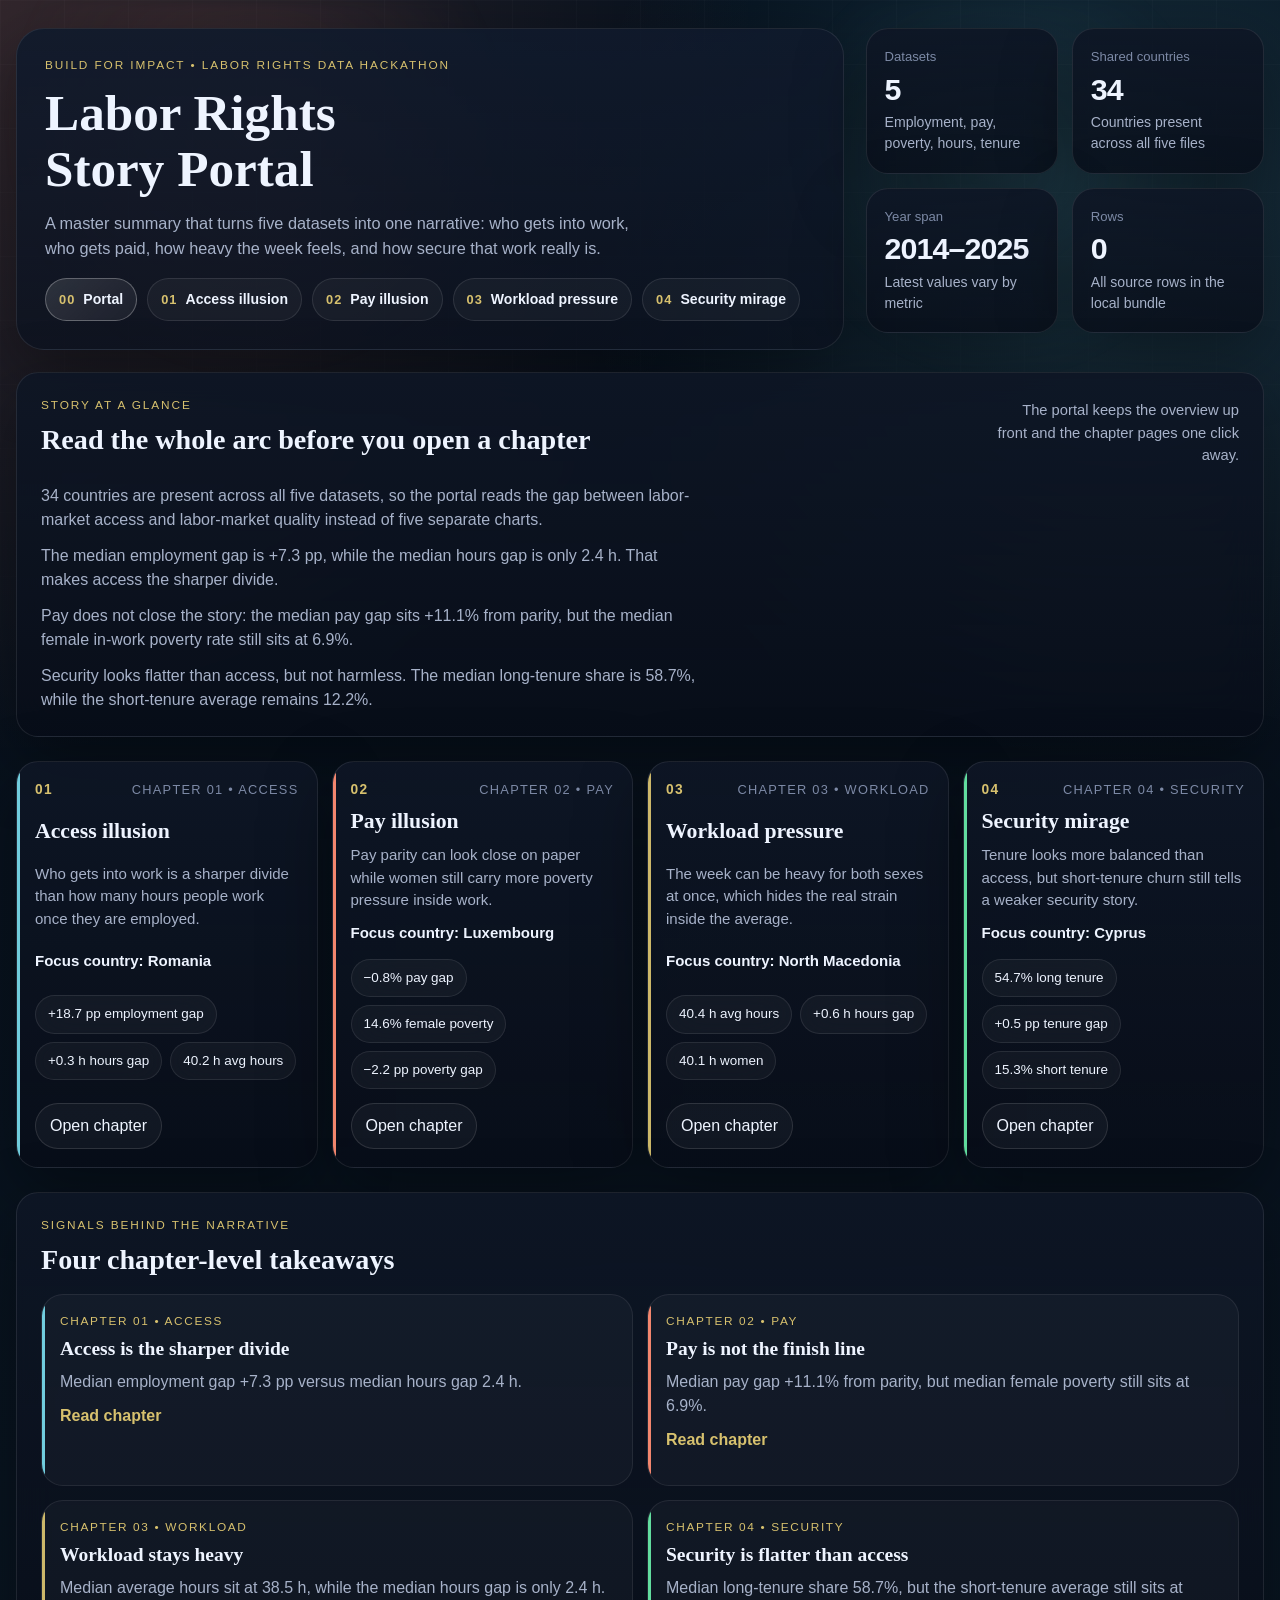
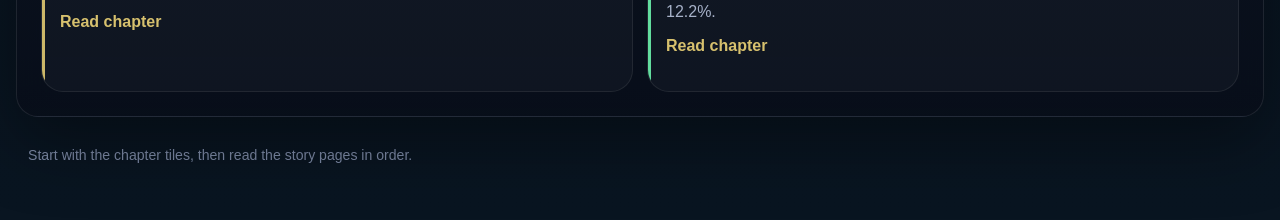
<file: index.html>
<!doctype html>
<html lang="en">
<head>
  <meta charset="utf-8">
  <meta name="viewport" content="width=device-width, initial-scale=1">
  <title>Labor Rights Story Portal</title>
  <link rel="stylesheet" href="styles.css">
  <script src="data/labor-rights-data.js" defer></script>
  <script src="app.js" defer></script>
</head>
<body data-page="portal">
  <div class="backdrop"></div>
  <main class="page">
    <header class="masthead">
      <div class="masthead__copy">
        <p class="eyebrow">Build for Impact • Labor Rights Data Hackathon</p>
        <h1 id="page-title">Labor Rights Story Portal</h1>
        <p id="page-lede" class="lede">A master summary of the full labor-rights story.</p>
        <div id="chapter-rail" class="chapter-rail" aria-label="Story chapters"></div>
      </div>
      <section id="hero-stats" class="stats-grid" aria-label="Dataset summary"></section>
    </header>

    <section class="panel panel--summary">
      <div class="panel-head">
        <div>
          <p class="panel-kicker">Story at a glance</p>
          <h2>Read the whole arc before you open a chapter</h2>
        </div>
        <p class="panel-note">The portal keeps the overview up front and the chapter pages one click away.</p>
      </div>
      <div id="story-summary" class="summary-copy"></div>
    </section>

    <section class="chapter-grid" id="chapter-grid" aria-label="Story chapters"></section>

    <section class="panel panel--summary">
      <div class="panel-head">
        <div>
          <p class="panel-kicker">Signals behind the narrative</p>
          <h2>Four chapter-level takeaways</h2>
        </div>
      </div>
      <div id="portal-insights" class="insight-grid"></div>
    </section>

    <footer class="footer">
      <p class="app-status" id="app-status">Open a chapter to continue the story line.</p>
    </footer>
  </main>
  <noscript>
    <div class="page">
      <section class="panel">
        <h2>JavaScript is required for the interactive charts.</h2>
        <p>The chapter pages and summary are still present, but the data visualizations need scripts to render.</p>
      </section>
    </div>
  </noscript>
</body>
</html>
</file>
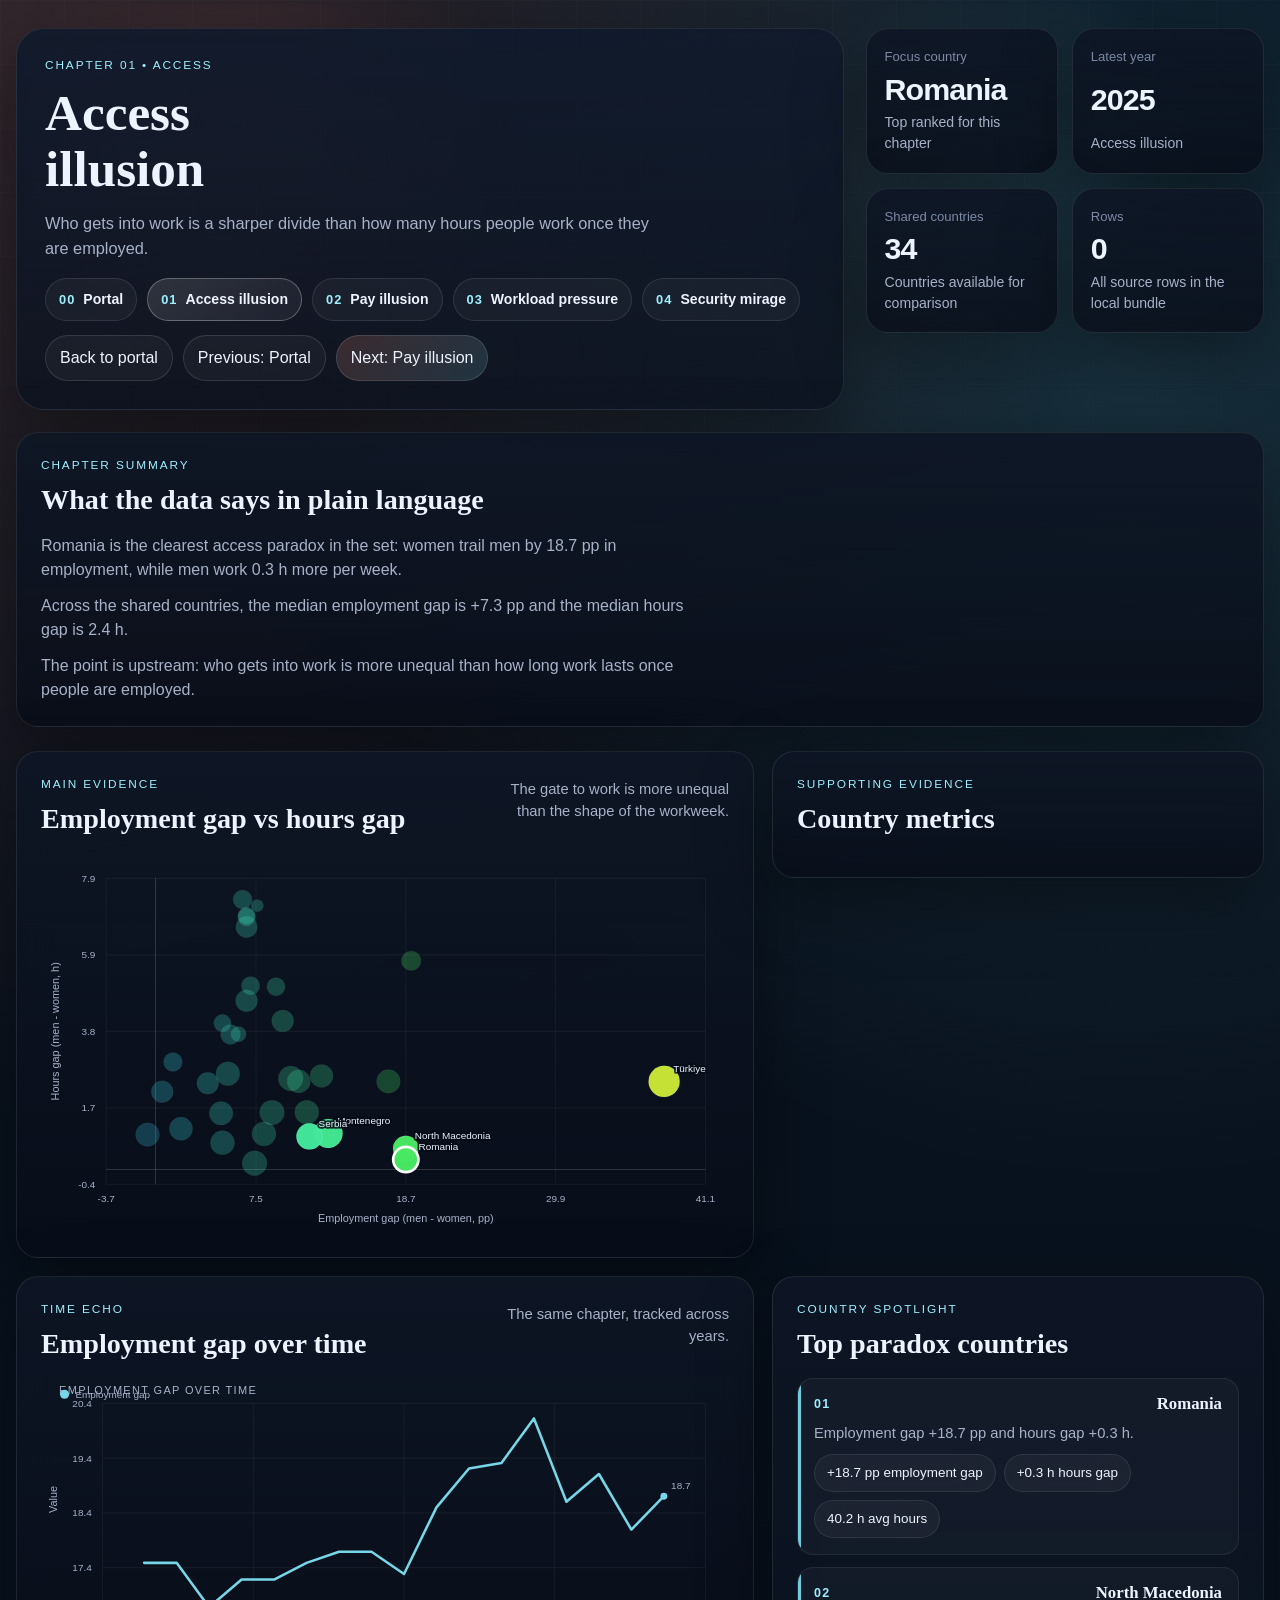
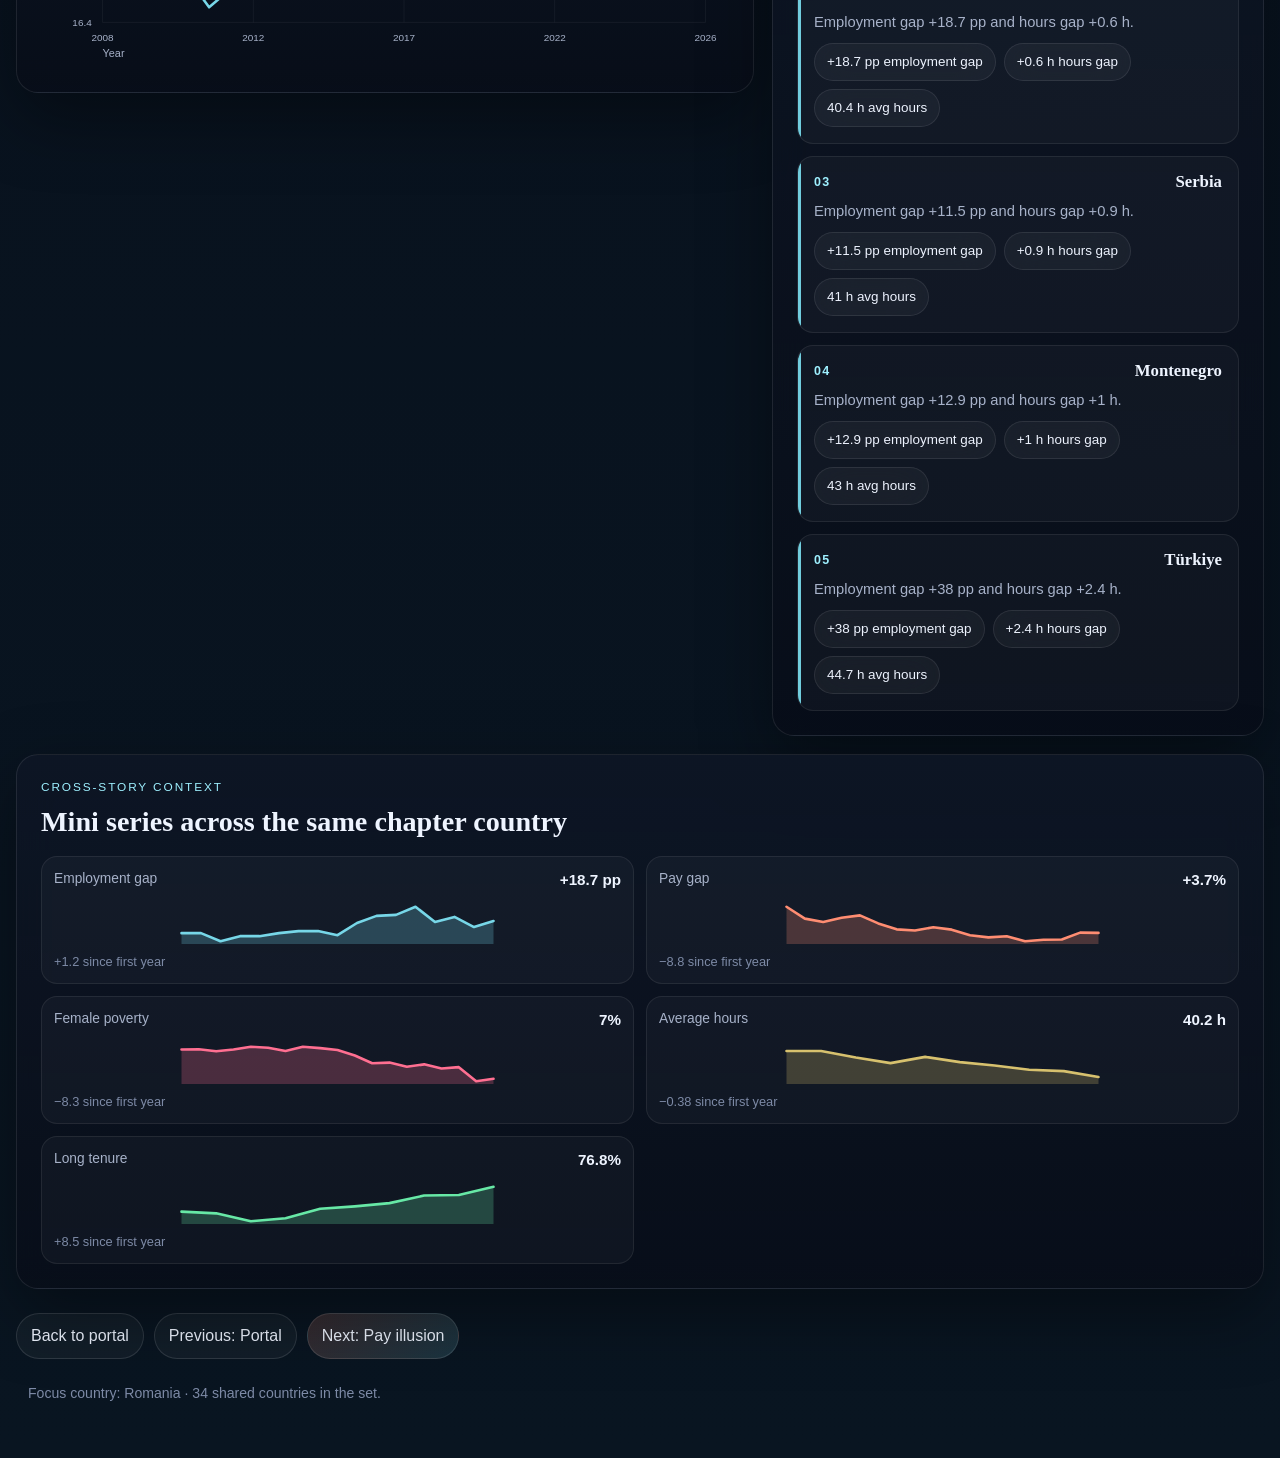
<file: access.html>
<!doctype html>
<html lang="en">
<head>
  <meta charset="utf-8">
  <meta name="viewport" content="width=device-width, initial-scale=1">
  <title>Access Illusion · Labor Rights Story Portal</title>
  <link rel="stylesheet" href="styles.css">
  <script src="data/labor-rights-data.js" defer></script>
  <script src="app.js" defer></script>
</head>
<body data-page="story" data-story="access">
  <div class="backdrop"></div>
  <main class="page">
    <header class="masthead">
      <div class="masthead__copy">
        <p class="eyebrow" id="story-kicker">Chapter 01 • Access</p>
        <h1 id="page-title">Access illusion</h1>
        <p id="page-lede" class="lede">Who gets into work is a sharper divide than how many hours people work once they are employed.</p>
        <div id="chapter-rail" class="chapter-rail" aria-label="Story chapters"></div>
        <nav id="story-nav-top" class="nav-row" aria-label="Story navigation"></nav>
      </div>
      <section id="hero-stats" class="stats-grid" aria-label="Chapter summary"></section>
    </header>

    <section class="panel">
      <div class="panel-head">
        <div>
          <p class="panel-kicker">Chapter summary</p>
          <h2>What the data says in plain language</h2>
        </div>
      </div>
      <div id="story-summary" class="summary-copy"></div>
    </section>

    <section class="story-layout">
      <article class="panel chart-panel">
        <div class="panel-head">
          <div>
            <p class="panel-kicker">Main evidence</p>
            <h2 id="main-chart-title">Employment gap vs hours gap</h2>
          </div>
          <p id="main-chart-note" class="panel-note">The gate to work is more unequal than the shape of the workweek.</p>
        </div>
        <svg id="main-chart" viewBox="0 0 760 420" role="img" aria-label="Scatter plot for the access chapter"></svg>
      </article>
      <aside class="panel">
        <div class="panel-head">
          <div>
            <p class="panel-kicker">Supporting evidence</p>
            <h2>Country metrics</h2>
          </div>
        </div>
        <div id="metric-cards" class="metric-grid"></div>
      </aside>
    </section>

    <section class="story-layout">
      <article class="panel chart-panel">
        <div class="panel-head">
          <div>
            <p class="panel-kicker">Time echo</p>
            <h2 id="trend-chart-title">Employment gap over time</h2>
          </div>
          <p id="trend-chart-note" class="panel-note">The same chapter, tracked across years.</p>
        </div>
        <svg id="trend-chart" viewBox="0 0 760 320" role="img" aria-label="Trend chart for the access chapter"></svg>
      </article>
      <aside class="panel">
        <div class="panel-head">
          <div>
            <p class="panel-kicker">Country spotlight</p>
            <h2>Top paradox countries</h2>
          </div>
        </div>
        <div id="spotlight-list" class="rank-list"></div>
      </aside>
    </section>

    <section class="panel">
      <div class="panel-head">
        <div>
          <p class="panel-kicker">Cross-story context</p>
          <h2>Mini series across the same chapter country</h2>
        </div>
      </div>
      <div id="sparkline-grid" class="sparkline-grid"></div>
    </section>

    <nav id="story-nav-bottom" class="nav-row" aria-label="Story navigation"></nav>

    <footer class="footer">
      <p class="app-status" id="app-status"></p>
    </footer>
  </main>
</body>
</html>
</file>
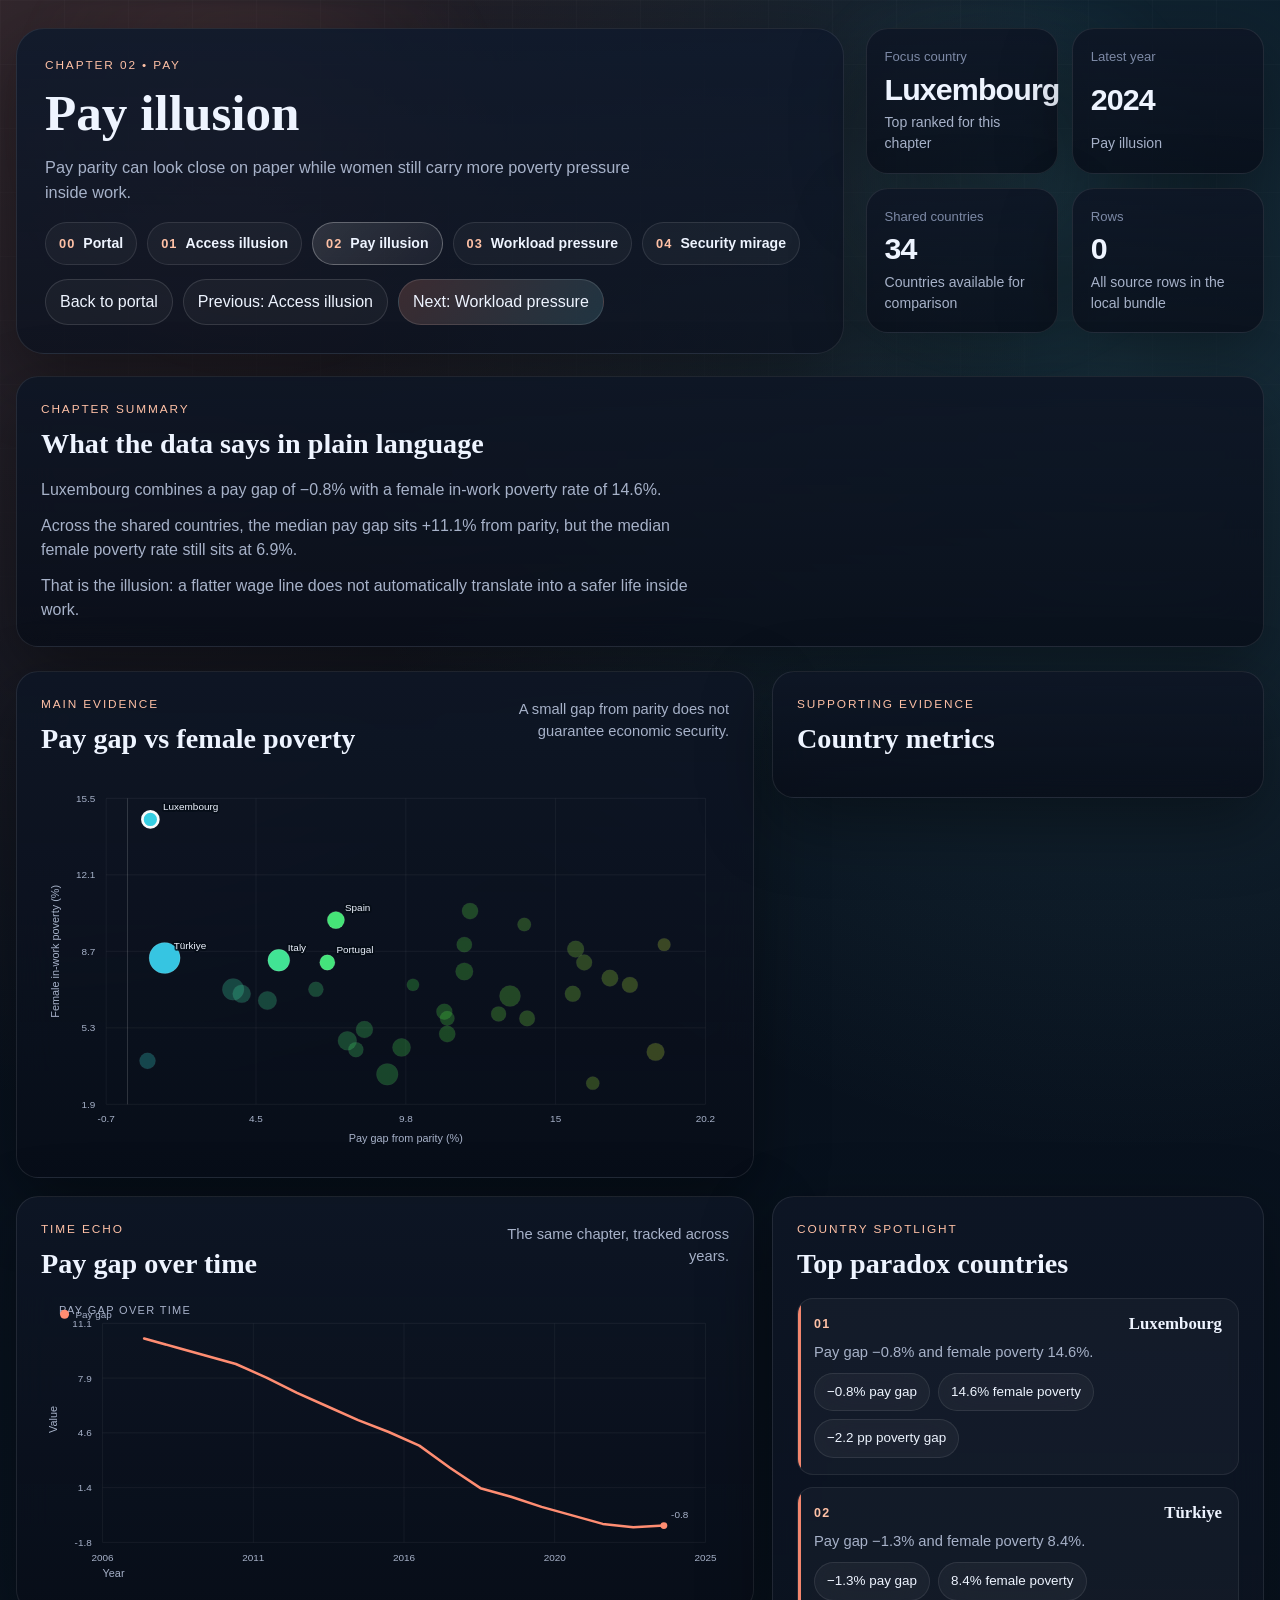
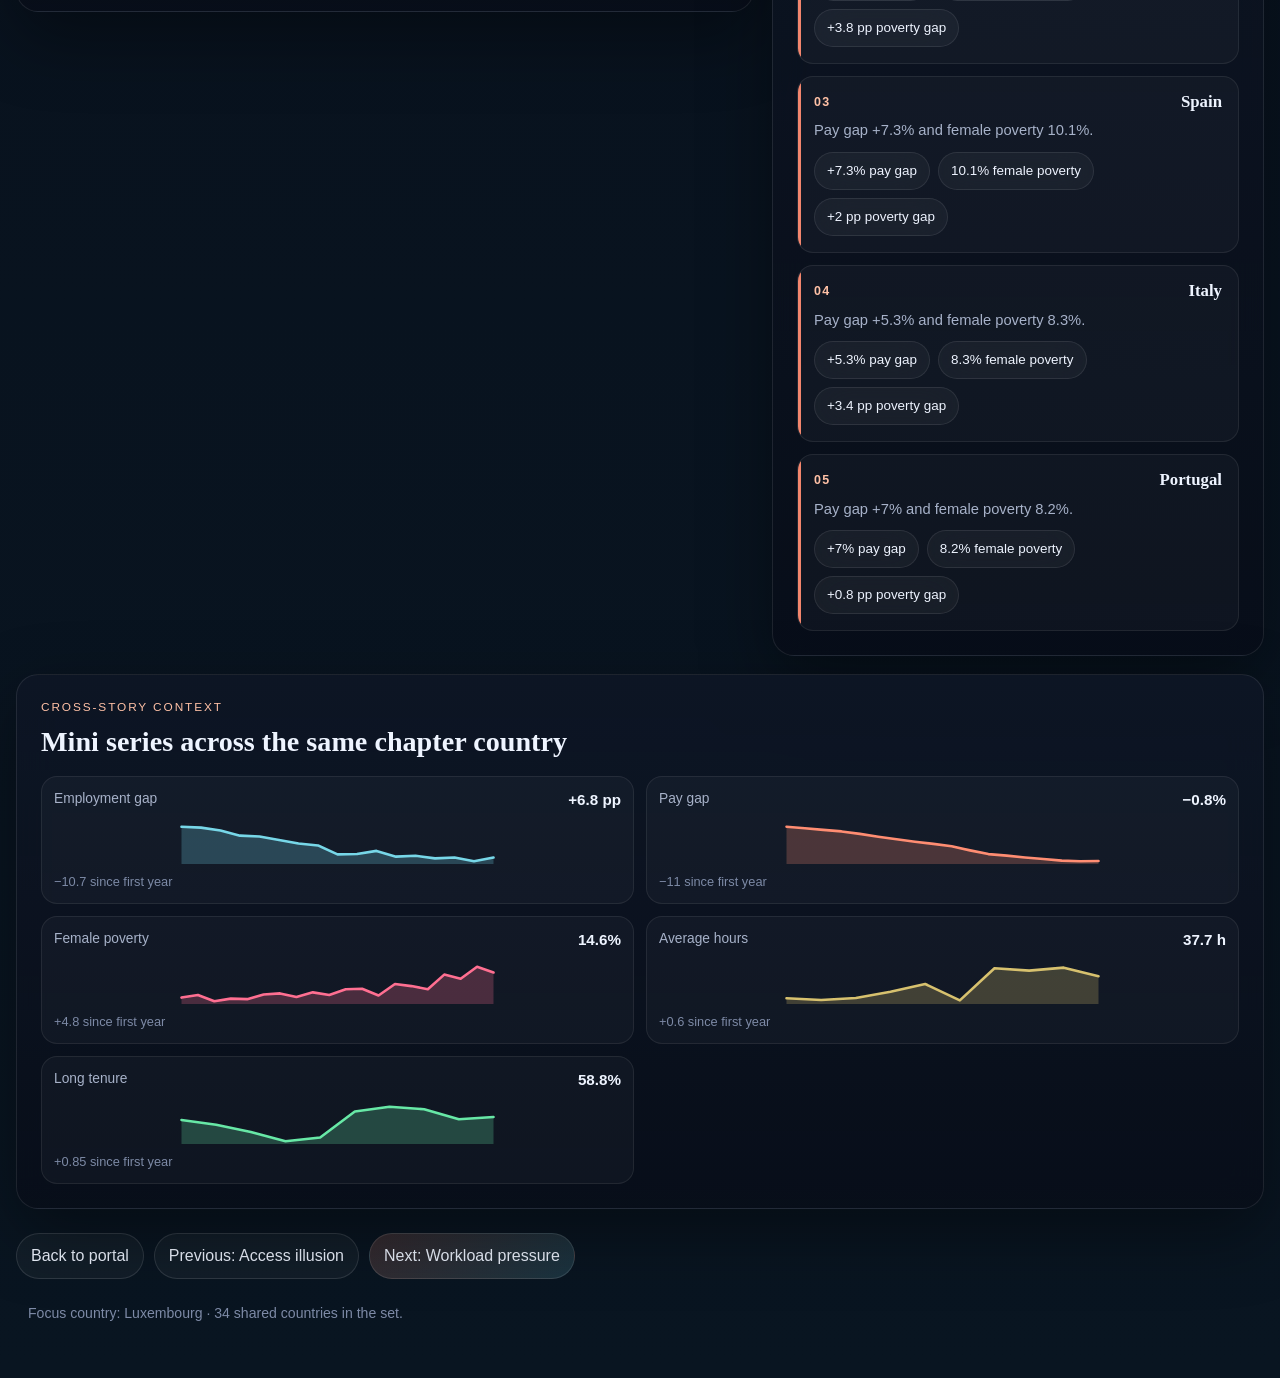
<file: pay.html>
<!doctype html>
<html lang="en">
<head>
  <meta charset="utf-8">
  <meta name="viewport" content="width=device-width, initial-scale=1">
  <title>Pay Illusion · Labor Rights Story Portal</title>
  <link rel="stylesheet" href="styles.css">
  <script src="data/labor-rights-data.js" defer></script>
  <script src="app.js" defer></script>
</head>
<body data-page="story" data-story="pay">
  <div class="backdrop"></div>
  <main class="page">
    <header class="masthead">
      <div class="masthead__copy">
        <p class="eyebrow" id="story-kicker">Chapter 02 • Pay</p>
        <h1 id="page-title">Pay illusion</h1>
        <p id="page-lede" class="lede">Pay parity can look close on paper while women still carry more poverty pressure inside work.</p>
        <div id="chapter-rail" class="chapter-rail" aria-label="Story chapters"></div>
        <nav id="story-nav-top" class="nav-row" aria-label="Story navigation"></nav>
      </div>
      <section id="hero-stats" class="stats-grid" aria-label="Chapter summary"></section>
    </header>

    <section class="panel">
      <div class="panel-head">
        <div>
          <p class="panel-kicker">Chapter summary</p>
          <h2>What the data says in plain language</h2>
        </div>
      </div>
      <div id="story-summary" class="summary-copy"></div>
    </section>

    <section class="story-layout">
      <article class="panel chart-panel">
        <div class="panel-head">
          <div>
            <p class="panel-kicker">Main evidence</p>
            <h2 id="main-chart-title">Pay gap vs female poverty</h2>
          </div>
          <p id="main-chart-note" class="panel-note">A small gap from parity does not guarantee economic security.</p>
        </div>
        <svg id="main-chart" viewBox="0 0 760 420" role="img" aria-label="Scatter plot for the pay chapter"></svg>
      </article>
      <aside class="panel">
        <div class="panel-head">
          <div>
            <p class="panel-kicker">Supporting evidence</p>
            <h2>Country metrics</h2>
          </div>
        </div>
        <div id="metric-cards" class="metric-grid"></div>
      </aside>
    </section>

    <section class="story-layout">
      <article class="panel chart-panel">
        <div class="panel-head">
          <div>
            <p class="panel-kicker">Time echo</p>
            <h2 id="trend-chart-title">Pay gap over time</h2>
          </div>
          <p id="trend-chart-note" class="panel-note">The same chapter, tracked across years.</p>
        </div>
        <svg id="trend-chart" viewBox="0 0 760 320" role="img" aria-label="Trend chart for the pay chapter"></svg>
      </article>
      <aside class="panel">
        <div class="panel-head">
          <div>
            <p class="panel-kicker">Country spotlight</p>
            <h2>Top paradox countries</h2>
          </div>
        </div>
        <div id="spotlight-list" class="rank-list"></div>
      </aside>
    </section>

    <section class="panel">
      <div class="panel-head">
        <div>
          <p class="panel-kicker">Cross-story context</p>
          <h2>Mini series across the same chapter country</h2>
        </div>
      </div>
      <div id="sparkline-grid" class="sparkline-grid"></div>
    </section>

    <nav id="story-nav-bottom" class="nav-row" aria-label="Story navigation"></nav>

    <footer class="footer">
      <p class="app-status" id="app-status"></p>
    </footer>
  </main>
</body>
</html>
</file>
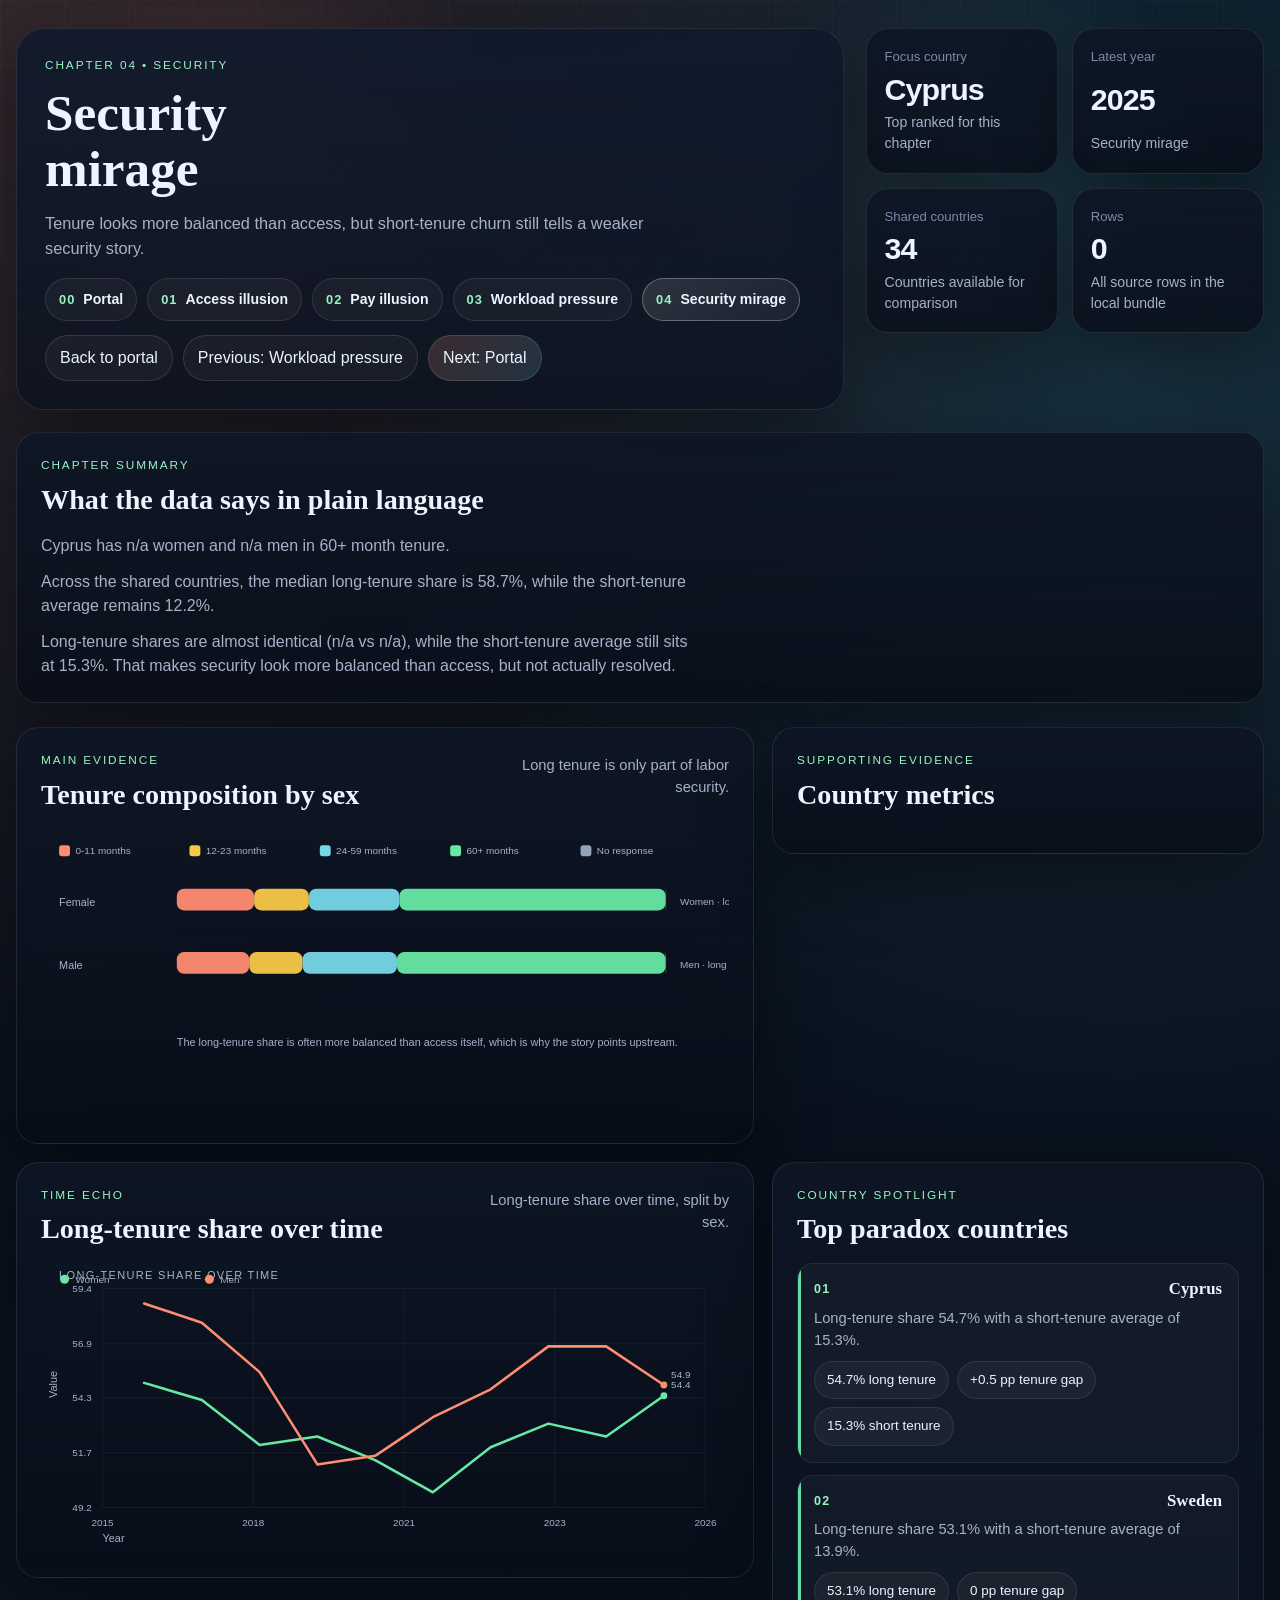
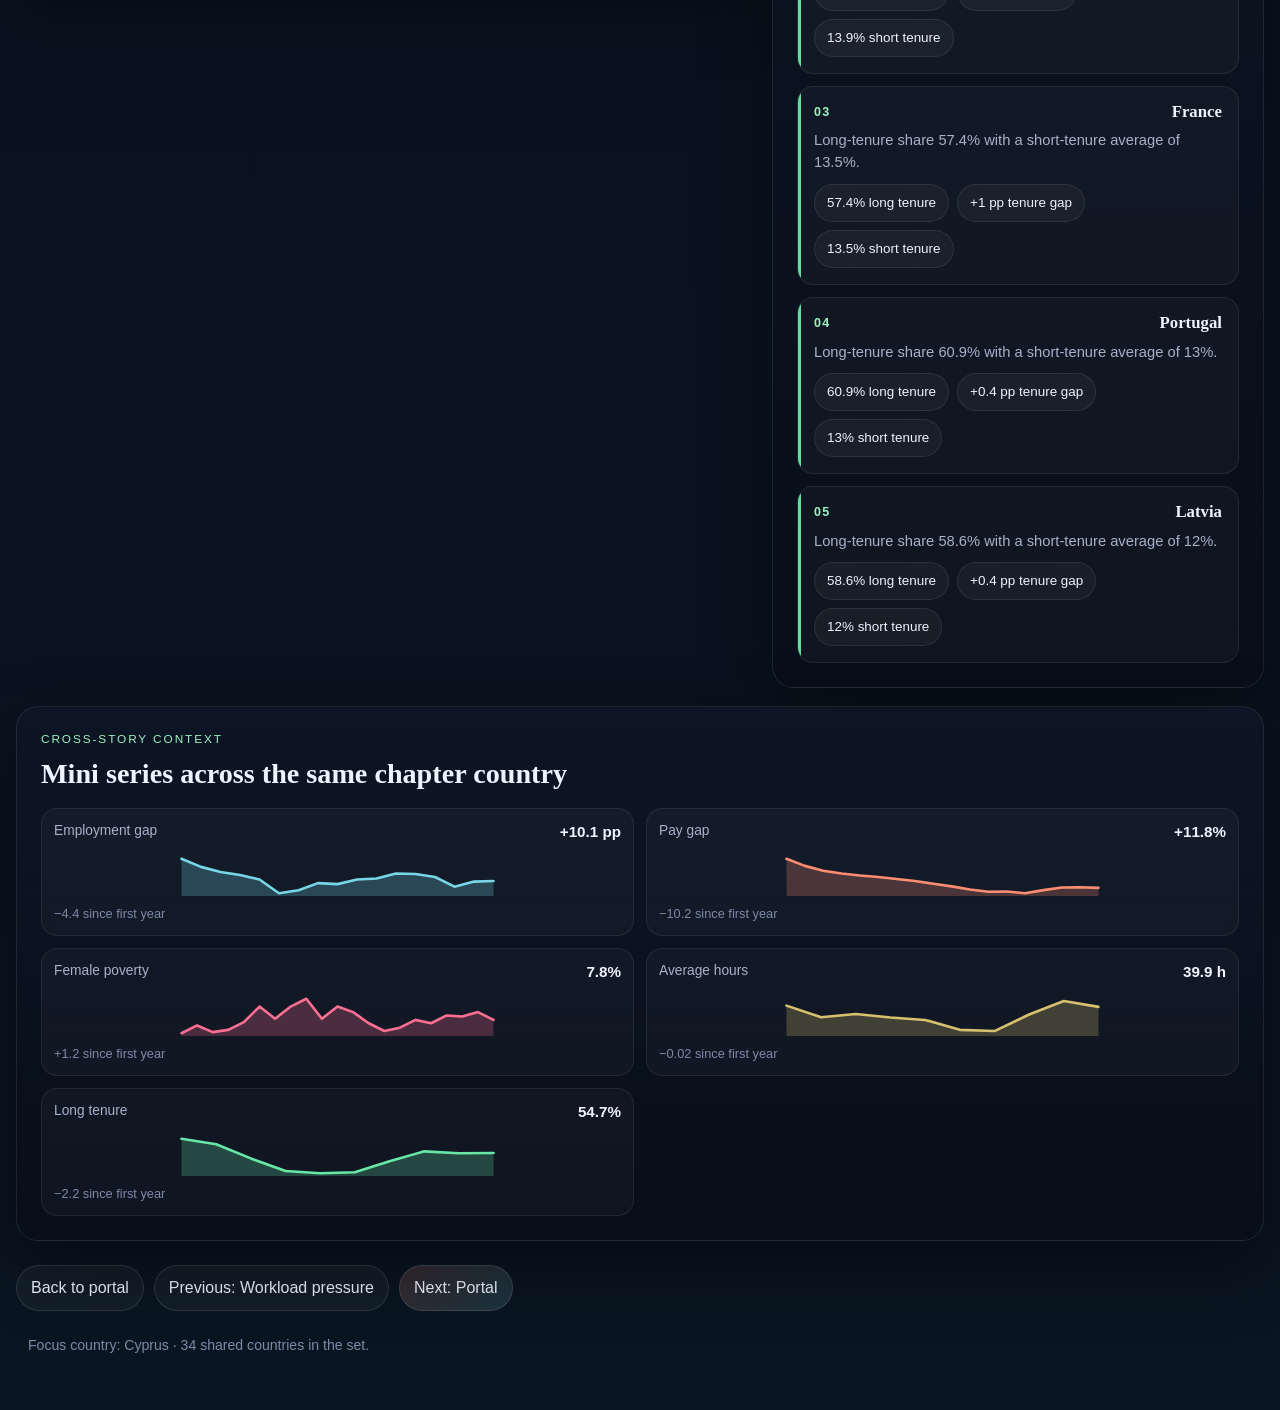
<file: security.html>
<!doctype html>
<html lang="en">
<head>
  <meta charset="utf-8">
  <meta name="viewport" content="width=device-width, initial-scale=1">
  <title>Security Mirage · Labor Rights Story Portal</title>
  <link rel="stylesheet" href="styles.css">
  <script src="data/labor-rights-data.js" defer></script>
  <script src="app.js" defer></script>
</head>
<body data-page="story" data-story="security">
  <div class="backdrop"></div>
  <main class="page">
    <header class="masthead">
      <div class="masthead__copy">
        <p class="eyebrow" id="story-kicker">Chapter 04 • Security</p>
        <h1 id="page-title">Security mirage</h1>
        <p id="page-lede" class="lede">Tenure looks more balanced than access, but short-tenure churn still tells a weaker security story.</p>
        <div id="chapter-rail" class="chapter-rail" aria-label="Story chapters"></div>
        <nav id="story-nav-top" class="nav-row" aria-label="Story navigation"></nav>
      </div>
      <section id="hero-stats" class="stats-grid" aria-label="Chapter summary"></section>
    </header>

    <section class="panel">
      <div class="panel-head">
        <div>
          <p class="panel-kicker">Chapter summary</p>
          <h2>What the data says in plain language</h2>
        </div>
      </div>
      <div id="story-summary" class="summary-copy"></div>
    </section>

    <section class="story-layout">
      <article class="panel chart-panel">
        <div class="panel-head">
          <div>
            <p class="panel-kicker">Main evidence</p>
            <h2 id="main-chart-title">Tenure composition by sex</h2>
          </div>
          <p id="main-chart-note" class="panel-note">Long tenure is only part of labor security.</p>
        </div>
        <svg id="main-chart" viewBox="0 0 760 320" role="img" aria-label="Tenure composition for the security chapter"></svg>
      </article>
      <aside class="panel">
        <div class="panel-head">
          <div>
            <p class="panel-kicker">Supporting evidence</p>
            <h2>Country metrics</h2>
          </div>
        </div>
        <div id="metric-cards" class="metric-grid"></div>
      </aside>
    </section>

    <section class="story-layout">
      <article class="panel chart-panel">
        <div class="panel-head">
          <div>
            <p class="panel-kicker">Time echo</p>
            <h2 id="trend-chart-title">Long-tenure share over time</h2>
          </div>
          <p id="trend-chart-note" class="panel-note">The same chapter, tracked across years.</p>
        </div>
        <svg id="trend-chart" viewBox="0 0 760 320" role="img" aria-label="Trend chart for the security chapter"></svg>
      </article>
      <aside class="panel">
        <div class="panel-head">
          <div>
            <p class="panel-kicker">Country spotlight</p>
            <h2>Top paradox countries</h2>
          </div>
        </div>
        <div id="spotlight-list" class="rank-list"></div>
      </aside>
    </section>

    <section class="panel">
      <div class="panel-head">
        <div>
          <p class="panel-kicker">Cross-story context</p>
          <h2>Mini series across the same chapter country</h2>
        </div>
      </div>
      <div id="sparkline-grid" class="sparkline-grid"></div>
    </section>

    <nav id="story-nav-bottom" class="nav-row" aria-label="Story navigation"></nav>

    <footer class="footer">
      <p class="app-status" id="app-status"></p>
    </footer>
  </main>
</body>
</html>
</file>
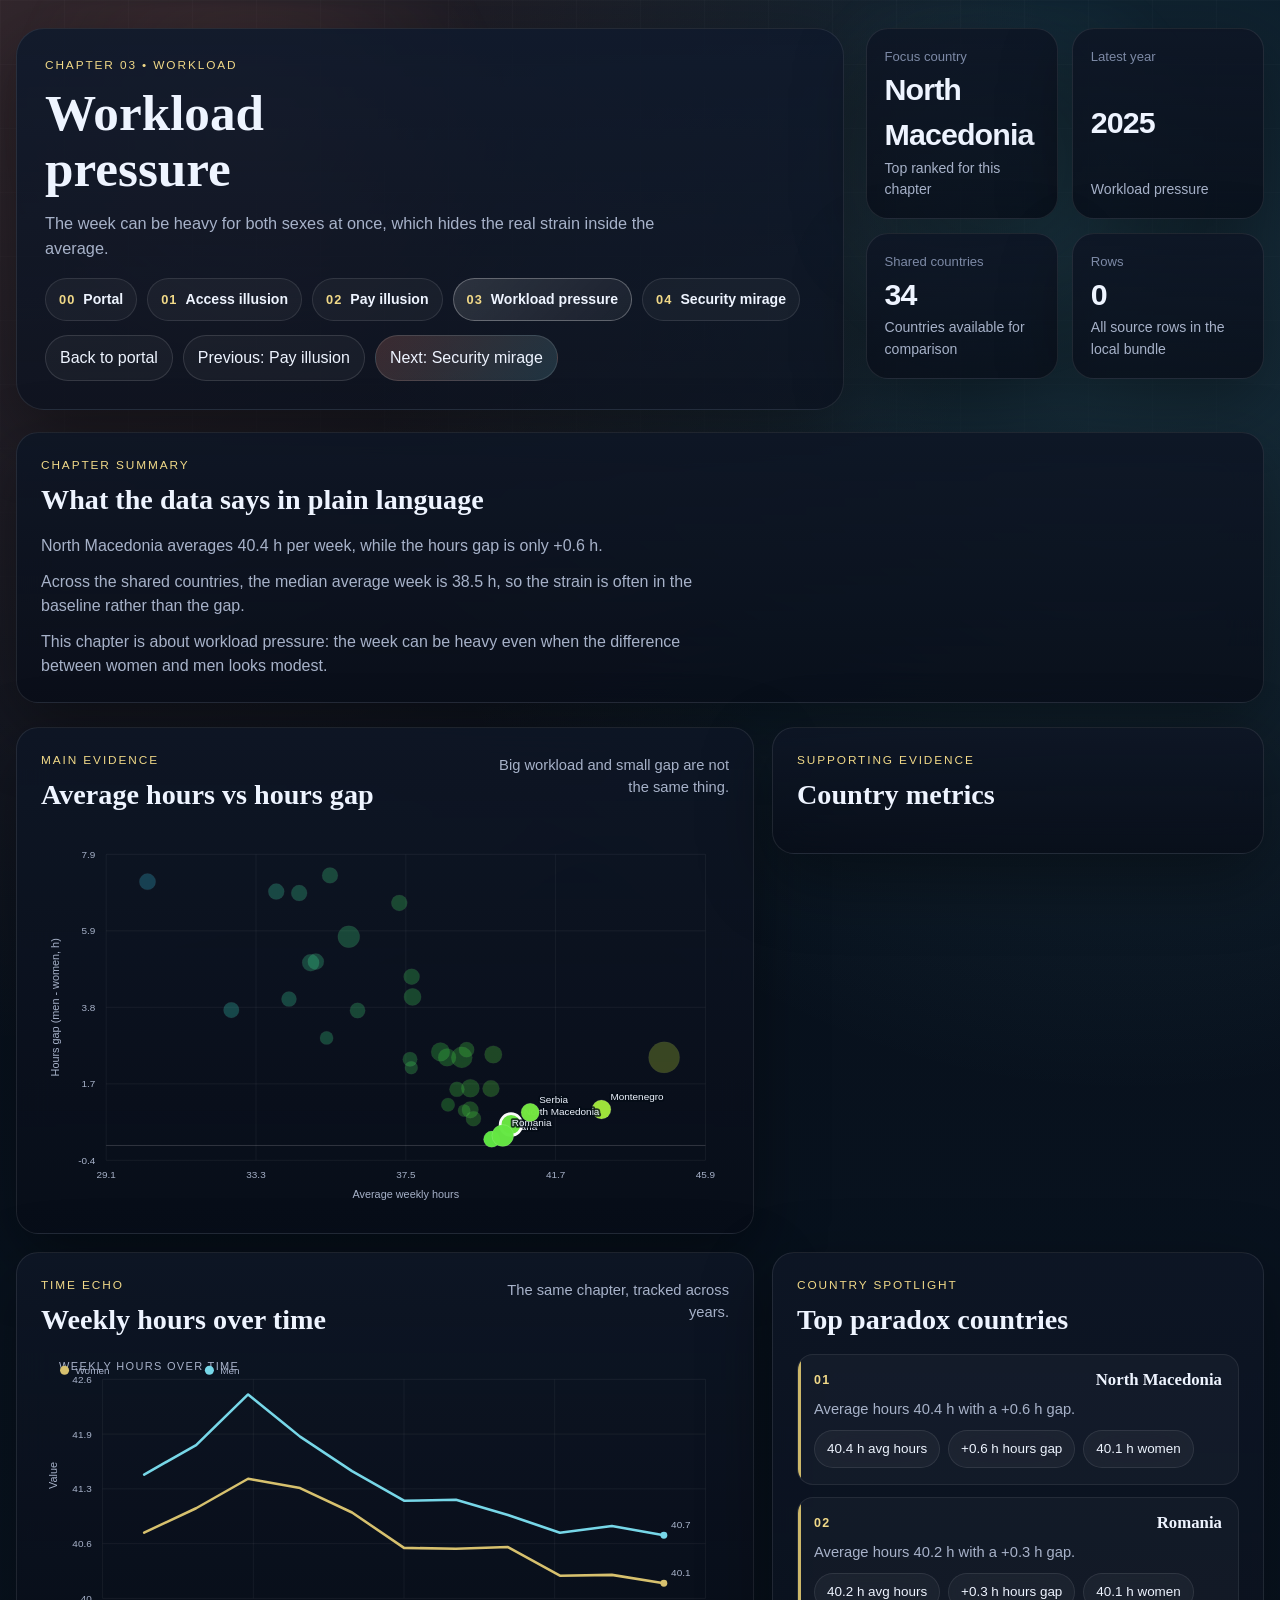
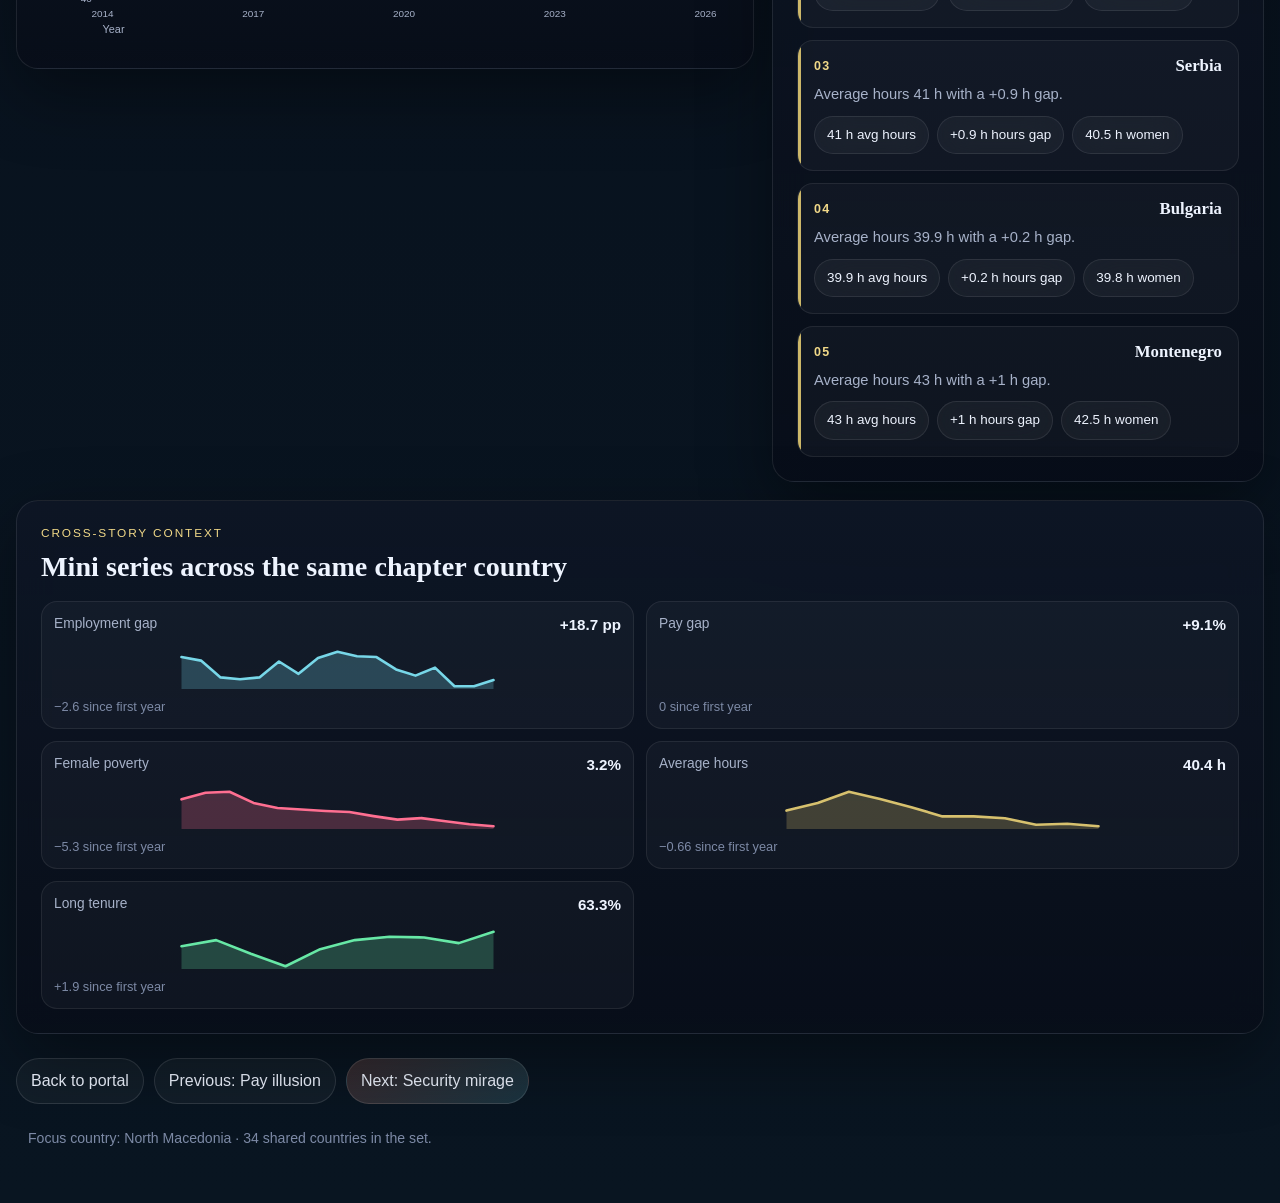
<file: workload.html>
<!doctype html>
<html lang="en">
<head>
  <meta charset="utf-8">
  <meta name="viewport" content="width=device-width, initial-scale=1">
  <title>Workload Pressure · Labor Rights Story Portal</title>
  <link rel="stylesheet" href="styles.css">
  <script src="data/labor-rights-data.js" defer></script>
  <script src="app.js" defer></script>
</head>
<body data-page="story" data-story="workload">
  <div class="backdrop"></div>
  <main class="page">
    <header class="masthead">
      <div class="masthead__copy">
        <p class="eyebrow" id="story-kicker">Chapter 03 • Workload</p>
        <h1 id="page-title">Workload pressure</h1>
        <p id="page-lede" class="lede">The week can be heavy for both sexes at once, which hides the real strain inside the average.</p>
        <div id="chapter-rail" class="chapter-rail" aria-label="Story chapters"></div>
        <nav id="story-nav-top" class="nav-row" aria-label="Story navigation"></nav>
      </div>
      <section id="hero-stats" class="stats-grid" aria-label="Chapter summary"></section>
    </header>

    <section class="panel">
      <div class="panel-head">
        <div>
          <p class="panel-kicker">Chapter summary</p>
          <h2>What the data says in plain language</h2>
        </div>
      </div>
      <div id="story-summary" class="summary-copy"></div>
    </section>

    <section class="story-layout">
      <article class="panel chart-panel">
        <div class="panel-head">
          <div>
            <p class="panel-kicker">Main evidence</p>
            <h2 id="main-chart-title">Average hours vs hours gap</h2>
          </div>
          <p id="main-chart-note" class="panel-note">Big workload and small gap are not the same thing.</p>
        </div>
        <svg id="main-chart" viewBox="0 0 760 420" role="img" aria-label="Scatter plot for the workload chapter"></svg>
      </article>
      <aside class="panel">
        <div class="panel-head">
          <div>
            <p class="panel-kicker">Supporting evidence</p>
            <h2>Country metrics</h2>
          </div>
        </div>
        <div id="metric-cards" class="metric-grid"></div>
      </aside>
    </section>

    <section class="story-layout">
      <article class="panel chart-panel">
        <div class="panel-head">
          <div>
            <p class="panel-kicker">Time echo</p>
            <h2 id="trend-chart-title">Weekly hours over time</h2>
          </div>
          <p id="trend-chart-note" class="panel-note">The same chapter, tracked across years.</p>
        </div>
        <svg id="trend-chart" viewBox="0 0 760 320" role="img" aria-label="Trend chart for the workload chapter"></svg>
      </article>
      <aside class="panel">
        <div class="panel-head">
          <div>
            <p class="panel-kicker">Country spotlight</p>
            <h2>Top paradox countries</h2>
          </div>
        </div>
        <div id="spotlight-list" class="rank-list"></div>
      </aside>
    </section>

    <section class="panel">
      <div class="panel-head">
        <div>
          <p class="panel-kicker">Cross-story context</p>
          <h2>Mini series across the same chapter country</h2>
        </div>
      </div>
      <div id="sparkline-grid" class="sparkline-grid"></div>
    </section>

    <nav id="story-nav-bottom" class="nav-row" aria-label="Story navigation"></nav>

    <footer class="footer">
      <p class="app-status" id="app-status"></p>
    </footer>
  </main>
</body>
</html>
</file>
<file: styles.css>
:root {
  color-scheme: dark;
  --bg: #07111f;
  --bg-2: #0f1d31;
  --panel: rgba(10, 18, 31, 0.82);
  --panel-strong: rgba(13, 22, 39, 0.94);
  --border: rgba(255, 255, 255, 0.09);
  --border-strong: rgba(255, 255, 255, 0.16);
  --text: #eef4ff;
  --muted: #a7b2c9;
  --muted-2: #7d8aa6;
  --accent: #ff8d72;
  --accent-2: #77d7e8;
  --accent-3: #d7c16e;
  --good: #67e8a6;
  --bad: #ff6f91;
  --shadow: 0 24px 70px rgba(0, 0, 0, 0.38);
  --radius-xl: 28px;
  --radius-lg: 22px;
  --radius-md: 16px;
  --radius-sm: 12px;
}

* {
  box-sizing: border-box;
}

html {
  scroll-behavior: smooth;
}

body {
  margin: 0;
  min-height: 100vh;
  background:
    radial-gradient(circle at top left, rgba(255, 141, 114, 0.18), transparent 34%),
    radial-gradient(circle at 88% 12%, rgba(119, 215, 232, 0.16), transparent 28%),
    linear-gradient(180deg, #05101d 0%, #08111d 28%, #091521 100%);
  color: var(--text);
  font-family: "Aptos", "Segoe UI", "Trebuchet MS", sans-serif;
  line-height: 1.5;
}

body::before {
  content: "";
  position: fixed;
  inset: 0;
  pointer-events: none;
  background-image:
    linear-gradient(rgba(255, 255, 255, 0.025) 1px, transparent 1px),
    linear-gradient(90deg, rgba(255, 255, 255, 0.025) 1px, transparent 1px);
  background-size: 64px 64px;
  mask-image: linear-gradient(180deg, rgba(0, 0, 0, 0.82), transparent 100%);
}

.backdrop {
  position: fixed;
  inset: 0;
  pointer-events: none;
  background:
    radial-gradient(circle at 20% 14%, rgba(255, 141, 114, 0.1), transparent 20%),
    radial-gradient(circle at 78% 18%, rgba(119, 215, 232, 0.09), transparent 18%);
  filter: blur(6px);
}

.shell {
  position: relative;
  z-index: 1;
  width: min(1440px, calc(100vw - 32px));
  margin: 0 auto;
  padding: 28px 0 36px;
}

.hero {
  display: grid;
  grid-template-columns: minmax(0, 1.3fr) minmax(310px, 0.7fr);
  gap: 24px;
  align-items: start;
  margin-bottom: 24px;
}

.hero__copy,
.hero__stats,
.panel,
.chart-card,
.country-side,
.metric-card,
.ledger-card,
.chip {
  backdrop-filter: blur(18px);
}

.hero__copy {
  background: linear-gradient(180deg, rgba(16, 26, 44, 0.9), rgba(12, 18, 31, 0.76));
  border: 1px solid var(--border);
  border-radius: var(--radius-xl);
  padding: 28px 28px 30px;
  box-shadow: var(--shadow);
}

.eyebrow,
.panel-kicker {
  margin: 0 0 10px;
  text-transform: uppercase;
  letter-spacing: 0.16em;
  font-size: 0.74rem;
  color: var(--accent-3);
}

h1,
h2,
h3 {
  margin: 0;
  font-family: "Georgia", "Iowan Old Style", "Palatino Linotype", serif;
  font-weight: 700;
  line-height: 1.1;
}

h1 {
  font-size: clamp(2.5rem, 4vw, 4.5rem);
  margin-bottom: 14px;
  max-width: 12ch;
}

.lede {
  margin: 0;
  max-width: 68ch;
  color: var(--muted);
  font-size: 1.02rem;
}

.hero__stats {
  display: grid;
  grid-template-columns: repeat(2, minmax(0, 1fr));
  gap: 14px;
}

.stat-card,
.panel,
.chart-card,
.metric-card,
.ledger-card,
.country-side {
  background: linear-gradient(180deg, rgba(14, 22, 37, 0.92), rgba(8, 13, 24, 0.8));
  border: 1px solid var(--border);
  border-radius: var(--radius-lg);
  box-shadow: var(--shadow);
}

.stat-card {
  padding: 18px;
  min-height: 116px;
  display: flex;
  flex-direction: column;
  justify-content: space-between;
}

.stat-card__label {
  color: var(--muted-2);
  font-size: 0.82rem;
}

.stat-card__value {
  font-size: 1.9rem;
  font-weight: 700;
  letter-spacing: -0.03em;
}

.stat-card__note {
  color: var(--muted);
  font-size: 0.88rem;
}

.intro-grid {
  display: grid;
  grid-template-columns: minmax(0, 1fr) minmax(0, 1.05fr);
  gap: 24px;
  margin-bottom: 24px;
}

.panel--fallback {
  margin-bottom: 24px;
}

.fallback-grid {
  display: grid;
  grid-template-columns: repeat(4, minmax(0, 1fr));
  gap: 12px;
}

.fallback-card {
  padding: 16px;
  border-radius: var(--radius-md);
  background: rgba(255, 255, 255, 0.03);
  border: 1px solid rgba(255, 255, 255, 0.08);
}

.fallback-card__label {
  color: var(--muted-2);
  text-transform: uppercase;
  letter-spacing: 0.12em;
  font-size: 0.72rem;
  margin-bottom: 8px;
}

.fallback-card__value {
  font-size: 1rem;
  font-weight: 700;
  line-height: 1.35;
  margin-bottom: 8px;
}

.fallback-card__note {
  color: var(--muted);
  font-size: 0.88rem;
}

.panel {
  padding: 24px;
}

.panel--wide,
.panel--country {
  padding: 26px;
}

.panel-head {
  display: flex;
  justify-content: space-between;
  gap: 18px;
  align-items: flex-start;
  margin-bottom: 18px;
}

.panel-head h2 {
  font-size: clamp(1.4rem, 2.2vw, 2.1rem);
}

.panel-note,
.chart-note,
.story-brief,
.summary-copy,
.footer {
  color: var(--muted);
}

.panel-note {
  margin: 2px 0 0;
  max-width: 30ch;
  text-align: right;
  font-size: 0.92rem;
}

.story-brief {
  margin: 12px 0 18px;
  max-width: 64ch;
  font-size: 1rem;
}

.insight-stack {
  display: grid;
  gap: 10px;
}

.insight {
  padding: 14px 15px;
  border: 1px solid rgba(255, 255, 255, 0.08);
  border-radius: var(--radius-md);
  background: rgba(255, 255, 255, 0.03);
}

.insight strong {
  color: var(--text);
}

.ledger {
  display: grid;
  gap: 12px;
}

.ledger-card {
  padding: 16px;
  cursor: pointer;
  transition: transform 160ms ease, border-color 160ms ease, background 160ms ease;
}

.ledger-card:hover,
.ledger-card:focus-visible {
  transform: translateY(-2px);
  border-color: rgba(255, 255, 255, 0.22);
  background: linear-gradient(180deg, rgba(18, 29, 49, 0.95), rgba(11, 18, 32, 0.88));
  outline: none;
}

.ledger-card.is-active {
  border-color: rgba(255, 141, 114, 0.55);
  box-shadow: 0 0 0 1px rgba(255, 141, 114, 0.16), var(--shadow);
}

.ledger-card__top {
  display: flex;
  justify-content: space-between;
  gap: 12px;
  align-items: center;
  margin-bottom: 8px;
}

.ledger-card__type {
  padding: 5px 10px;
  border-radius: 999px;
  font-size: 0.72rem;
  letter-spacing: 0.08em;
  text-transform: uppercase;
  color: #06111e;
  background: linear-gradient(135deg, var(--accent-3), var(--accent-2));
}

.ledger-card h3 {
  font-size: 1.25rem;
}

.ledger-card__copy {
  margin: 8px 0 12px;
  color: var(--muted);
  font-size: 0.94rem;
}

.ledger-card__meta {
  display: flex;
  flex-wrap: wrap;
  gap: 8px;
  font-size: 0.84rem;
  color: var(--muted-2);
}

.meta-pill {
  padding: 6px 10px;
  border-radius: 999px;
  background: rgba(255, 255, 255, 0.04);
  border: 1px solid rgba(255, 255, 255, 0.07);
}

.chart-grid {
  display: grid;
  grid-template-columns: repeat(2, minmax(0, 1fr));
  gap: 18px;
}

.chart-card {
  padding: 18px 18px 14px;
  overflow: hidden;
}

.chart-card h3 {
  font-size: 1.16rem;
  margin-bottom: 6px;
}

.chart-note {
  margin: 0 0 12px;
  font-size: 0.9rem;
  max-width: 56ch;
}

.chart-card svg,
.tenure-block svg {
  width: 100%;
  height: auto;
  display: block;
}

.axis-line {
  stroke: rgba(255, 255, 255, 0.18);
  stroke-width: 1;
}

.grid-line {
  stroke: rgba(255, 255, 255, 0.06);
  stroke-width: 1;
}

.axis-label,
.tick-label,
.spark-label,
.mini-head {
  fill: var(--muted);
  color: var(--muted);
  font-size: 12px;
}

.tick-label {
  font-size: 11px;
}

.point {
  cursor: pointer;
  transition: opacity 150ms ease, transform 150ms ease, stroke-width 150ms ease;
}

.point:hover {
  opacity: 1;
  stroke-width: 3;
}

.point.is-dimmed {
  opacity: 0.25;
}

.point.is-selected {
  stroke: #fff;
  stroke-width: 3;
}

.point-label {
  font-size: 11px;
  fill: var(--text);
  paint-order: stroke;
  stroke: rgba(5, 12, 22, 0.8);
  stroke-width: 4px;
  stroke-linejoin: round;
}

.country-grid {
  display: grid;
  grid-template-columns: minmax(0, 1.2fr) minmax(300px, 0.8fr);
  gap: 18px;
  align-items: start;
}

.country-main {
  display: grid;
  gap: 16px;
}

.summary-copy {
  font-size: 1rem;
  max-width: 74ch;
  display: grid;
  gap: 12px;
}

.summary-copy p {
  margin: 0;
}

.summary-copy strong {
  color: var(--text);
}

.metric-grid {
  display: grid;
  grid-template-columns: repeat(auto-fit, minmax(170px, 1fr));
  gap: 12px;
}

.metric-card {
  padding: 14px;
  min-height: 138px;
  display: flex;
  flex-direction: column;
  justify-content: space-between;
}

.metric-card__label {
  color: var(--muted-2);
  font-size: 0.8rem;
  text-transform: uppercase;
  letter-spacing: 0.12em;
}

.metric-card__value {
  margin-top: 8px;
  font-size: 1.55rem;
  font-weight: 700;
  letter-spacing: -0.03em;
}

.metric-card__note {
  margin-top: 8px;
  color: var(--muted);
  font-size: 0.88rem;
}

.metric-card svg {
  width: 100%;
  height: 48px;
  display: block;
  margin-top: 8px;
}

.country-side {
  padding: 16px;
}

.mini-head {
  margin-bottom: 12px;
  text-transform: uppercase;
  letter-spacing: 0.12em;
  font-size: 0.76rem;
}

.sparkline-grid {
  display: grid;
  gap: 10px;
}

.spark-card {
  border-radius: var(--radius-md);
  border: 1px solid rgba(255, 255, 255, 0.08);
  background: rgba(255, 255, 255, 0.03);
  padding: 12px;
}

.spark-card__top {
  display: flex;
  justify-content: space-between;
  gap: 10px;
  margin-bottom: 8px;
}

.spark-card__label {
  font-size: 0.86rem;
  color: var(--muted);
}

.spark-card__value {
  font-size: 0.95rem;
  font-weight: 700;
}

.spark-card__delta {
  margin-top: 4px;
  font-size: 0.8rem;
  color: var(--muted-2);
}

.spark-card svg {
  width: 100%;
  height: 48px;
  display: block;
}

.tenure-block {
  margin-top: 18px;
  padding-top: 2px;
}

.chips {
  display: flex;
  flex-wrap: wrap;
  justify-content: flex-end;
  gap: 8px;
  max-width: 100%;
}

.chip {
  border: 1px solid rgba(255, 255, 255, 0.09);
  background: rgba(255, 255, 255, 0.04);
  color: var(--text);
  border-radius: 999px;
  padding: 8px 12px;
  font-size: 0.84rem;
  cursor: pointer;
  transition: transform 140ms ease, background 140ms ease, border-color 140ms ease;
}

.chip:hover,
.chip:focus-visible {
  transform: translateY(-1px);
  border-color: rgba(255, 255, 255, 0.22);
  outline: none;
}

.chip.is-active {
  background: linear-gradient(135deg, rgba(255, 141, 114, 0.24), rgba(119, 215, 232, 0.2));
  border-color: rgba(255, 141, 114, 0.34);
}

.footer {
  margin-top: 20px;
  padding: 0 6px;
  font-size: 0.92rem;
}

.tooltip {
  position: fixed;
  z-index: 1000;
  max-width: 240px;
  padding: 10px 12px;
  border-radius: 12px;
  background: rgba(6, 11, 20, 0.95);
  border: 1px solid rgba(255, 255, 255, 0.12);
  box-shadow: var(--shadow);
  color: var(--text);
  font-size: 0.86rem;
  pointer-events: none;
}

.tooltip strong {
  display: block;
  margin-bottom: 4px;
}

.empty-state {
  padding: 16px;
  border-radius: var(--radius-md);
  border: 1px dashed rgba(255, 255, 255, 0.14);
  color: var(--muted);
}

@media (max-width: 1120px) {
  .hero,
  .intro-grid,
  .country-grid,
  .chart-grid,
  .fallback-grid {
    grid-template-columns: 1fr;
  }

  .panel-note {
    text-align: left;
  }

  .hero__stats {
    grid-template-columns: repeat(4, minmax(0, 1fr));
  }
}

@media (max-width: 780px) {
  .shell {
    width: min(100vw - 20px, 1440px);
    padding-top: 14px;
  }

  .hero__copy,
  .panel,
  .chart-card,
  .country-side,
  .ledger-card,
  .metric-card,
  .stat-card {
    border-radius: 20px;
  }

  .hero__copy,
  .panel,
  .panel--wide,
  .panel--country {
    padding: 18px;
  }

  .hero__stats {
    grid-template-columns: repeat(2, minmax(0, 1fr));
  }

  h1 {
    font-size: 2.45rem;
  }

  .chips {
    justify-content: flex-start;
  }
}

body[data-page="portal"] {
  --accent: #77d7e8;
  --accent-2: #ff8d72;
  --accent-3: #d7c16e;
}

body[data-story="access"] {
  --accent: #77d7e8;
  --accent-2: #67e8a6;
  --accent-3: #9ef0ff;
}

body[data-story="pay"] {
  --accent: #ff8d72;
  --accent-2: #f7c948;
  --accent-3: #ffc1a6;
}

body[data-story="workload"] {
  --accent: #d7c16e;
  --accent-2: #77d7e8;
  --accent-3: #f1d988;
}

body[data-story="security"] {
  --accent: #67e8a6;
  --accent-2: #ff8d72;
  --accent-3: #9af3c1;
}

.page {
  position: relative;
  z-index: 1;
  width: min(1440px, calc(100vw - 32px));
  margin: 0 auto;
  padding: 28px 0 40px;
}

.page > .panel {
  margin-bottom: 24px;
}

.masthead {
  display: grid;
  grid-template-columns: minmax(0, 1.35fr) minmax(320px, 0.65fr);
  gap: 22px;
  align-items: start;
  margin-bottom: 22px;
}

.masthead__copy {
  background: linear-gradient(180deg, rgba(16, 26, 44, 0.92), rgba(12, 18, 31, 0.78));
  border: 1px solid var(--border);
  border-radius: var(--radius-xl);
  padding: 28px;
  box-shadow: var(--shadow);
}

.stats-grid {
  display: grid;
  grid-template-columns: repeat(2, minmax(0, 1fr));
  gap: 14px;
}

.chapter-rail {
  display: flex;
  flex-wrap: wrap;
  gap: 10px;
  margin-top: 18px;
}

.chapter-pill {
  display: inline-flex;
  align-items: center;
  gap: 8px;
  padding: 10px 13px;
  border-radius: 999px;
  border: 1px solid rgba(255, 255, 255, 0.1);
  background: rgba(255, 255, 255, 0.04);
  color: var(--text);
  text-decoration: none;
  transition: transform 140ms ease, border-color 140ms ease, background 140ms ease;
}

.chapter-pill:hover,
.chapter-pill:focus-visible {
  transform: translateY(-1px);
  border-color: rgba(255, 255, 255, 0.24);
  outline: none;
}

.chapter-pill.is-active {
  background: linear-gradient(135deg, rgba(255, 255, 255, 0.12), rgba(255, 255, 255, 0.05));
  border-color: rgba(255, 255, 255, 0.28);
}

.chapter-pill__index {
  color: var(--accent-3);
  font-weight: 700;
  font-size: 0.8rem;
  letter-spacing: 0.08em;
}

.chapter-pill__title {
  font-size: 0.88rem;
  font-weight: 600;
}

.chapter-grid {
  display: grid;
  grid-template-columns: repeat(4, minmax(0, 1fr));
  gap: 14px;
  margin-bottom: 24px;
}

.story-card,
.insight-card,
.rank-card {
  position: relative;
  overflow: hidden;
}

.story-card::before,
.insight-card::before,
.rank-card::before {
  content: "";
  position: absolute;
  inset: 0 auto 0 0;
  width: 3px;
  background: var(--story-accent, var(--accent));
  opacity: 0.95;
}

.story-card {
  padding: 18px;
  min-height: 268px;
  display: flex;
  flex-direction: column;
  justify-content: space-between;
  background: linear-gradient(180deg, rgba(14, 22, 37, 0.94), rgba(8, 13, 24, 0.82));
  border: 1px solid var(--border);
  border-radius: var(--radius-lg);
  box-shadow: var(--shadow);
}

.story-card__top {
  display: flex;
  justify-content: space-between;
  gap: 10px;
  align-items: center;
  margin-bottom: 10px;
}

.story-card__index {
  color: var(--accent-3);
  font-size: 0.86rem;
  letter-spacing: 0.1em;
  font-weight: 700;
}

.story-card__kicker {
  color: var(--muted-2);
  font-size: 0.8rem;
  text-transform: uppercase;
  letter-spacing: 0.1em;
}

.story-card h3 {
  font-size: 1.36rem;
  margin-bottom: 10px;
}

.story-card__summary,
.story-card__focus {
  margin: 0 0 10px;
  color: var(--muted);
  font-size: 0.94rem;
}

.story-card__focus {
  color: var(--text);
  font-weight: 600;
}

.chip-row {
  display: flex;
  flex-wrap: wrap;
  gap: 8px;
  margin-top: 4px;
}

.story-card__link,
.text-link,
.nav-pill {
  color: var(--text);
  text-decoration: none;
}

.story-card__link {
  align-self: flex-start;
  margin-top: 14px;
  padding: 10px 14px;
  border-radius: 999px;
  border: 1px solid rgba(255, 255, 255, 0.12);
  background: rgba(255, 255, 255, 0.04);
  transition: transform 140ms ease, border-color 140ms ease, background 140ms ease;
}

.story-card__link:hover,
.story-card__link:focus-visible {
  transform: translateY(-1px);
  border-color: rgba(255, 255, 255, 0.24);
  outline: none;
}

.insight-grid {
  display: grid;
  grid-template-columns: repeat(2, minmax(0, 1fr));
  gap: 14px;
}

.insight-card {
  min-height: 192px;
  padding: 18px;
  background: rgba(255, 255, 255, 0.03);
  border: 1px solid rgba(255, 255, 255, 0.08);
  border-radius: var(--radius-lg);
}

.insight-card__eyebrow {
  margin-bottom: 8px;
  font-size: 0.74rem;
  text-transform: uppercase;
  letter-spacing: 0.14em;
  color: var(--accent-3);
}

.insight-card h3 {
  font-size: 1.22rem;
  margin-bottom: 10px;
}

.insight-card p {
  margin: 0;
  color: var(--muted);
}

.story-layout {
  display: grid;
  grid-template-columns: minmax(0, 1.2fr) minmax(320px, 0.8fr);
  gap: 18px;
  align-items: start;
  margin-bottom: 18px;
}

.chart-panel svg {
  width: 100%;
  height: auto;
  display: block;
}

.rank-list {
  display: grid;
  gap: 12px;
}

.rank-card {
  padding: 16px;
  border-radius: var(--radius-md);
  background: rgba(255, 255, 255, 0.03);
  border: 1px solid rgba(255, 255, 255, 0.08);
}

.rank-card__top {
  display: flex;
  justify-content: space-between;
  gap: 10px;
  align-items: center;
  margin-bottom: 8px;
}

.rank-card__index {
  color: var(--accent-3);
  font-size: 0.78rem;
  font-weight: 700;
  letter-spacing: 0.1em;
}

.rank-card h3 {
  font-size: 1.05rem;
}

.rank-card__copy {
  margin: 0 0 10px;
  color: var(--muted);
  font-size: 0.92rem;
}

.nav-row {
  display: flex;
  flex-wrap: wrap;
  gap: 10px;
  margin-top: 14px;
}

.nav-pill {
  display: inline-flex;
  align-items: center;
  justify-content: center;
  padding: 10px 14px;
  border-radius: 999px;
  border: 1px solid rgba(255, 255, 255, 0.12);
  background: rgba(255, 255, 255, 0.04);
  transition: transform 140ms ease, border-color 140ms ease, background 140ms ease;
}

.nav-pill:hover,
.nav-pill:focus-visible {
  transform: translateY(-1px);
  border-color: rgba(255, 255, 255, 0.24);
  outline: none;
}

.nav-pill--next {
  background: linear-gradient(135deg, rgba(255, 141, 114, 0.18), rgba(119, 215, 232, 0.16));
}

.sparkline-grid {
  display: grid;
  grid-template-columns: repeat(2, minmax(0, 1fr));
  gap: 12px;
}

.app-status {
  padding: 4px 6px 0;
  color: var(--muted-2);
  font-size: 0.88rem;
}

.text-link {
  display: inline-flex;
  margin-top: 10px;
  color: var(--accent-3);
  font-weight: 600;
}

.text-link:hover,
.text-link:focus-visible {
  text-decoration: underline;
  outline: none;
}

.sr-only {
  position: absolute;
  width: 1px;
  height: 1px;
  padding: 0;
  margin: -1px;
  overflow: hidden;
  clip: rect(0, 0, 0, 0);
  white-space: nowrap;
  border: 0;
}

@media (max-width: 1200px) {
  .masthead,
  .story-layout,
  .chapter-grid {
    grid-template-columns: 1fr 1fr;
  }

  .chapter-grid {
    grid-template-columns: repeat(2, minmax(0, 1fr));
  }
}

@media (max-width: 900px) {
  .page {
    width: min(100vw - 20px, 1440px);
  }

  .masthead,
  .story-layout {
    grid-template-columns: 1fr;
  }

  .chapter-grid,
  .insight-grid,
  .sparkline-grid,
  .stats-grid {
    grid-template-columns: 1fr;
  }
}
</file>
